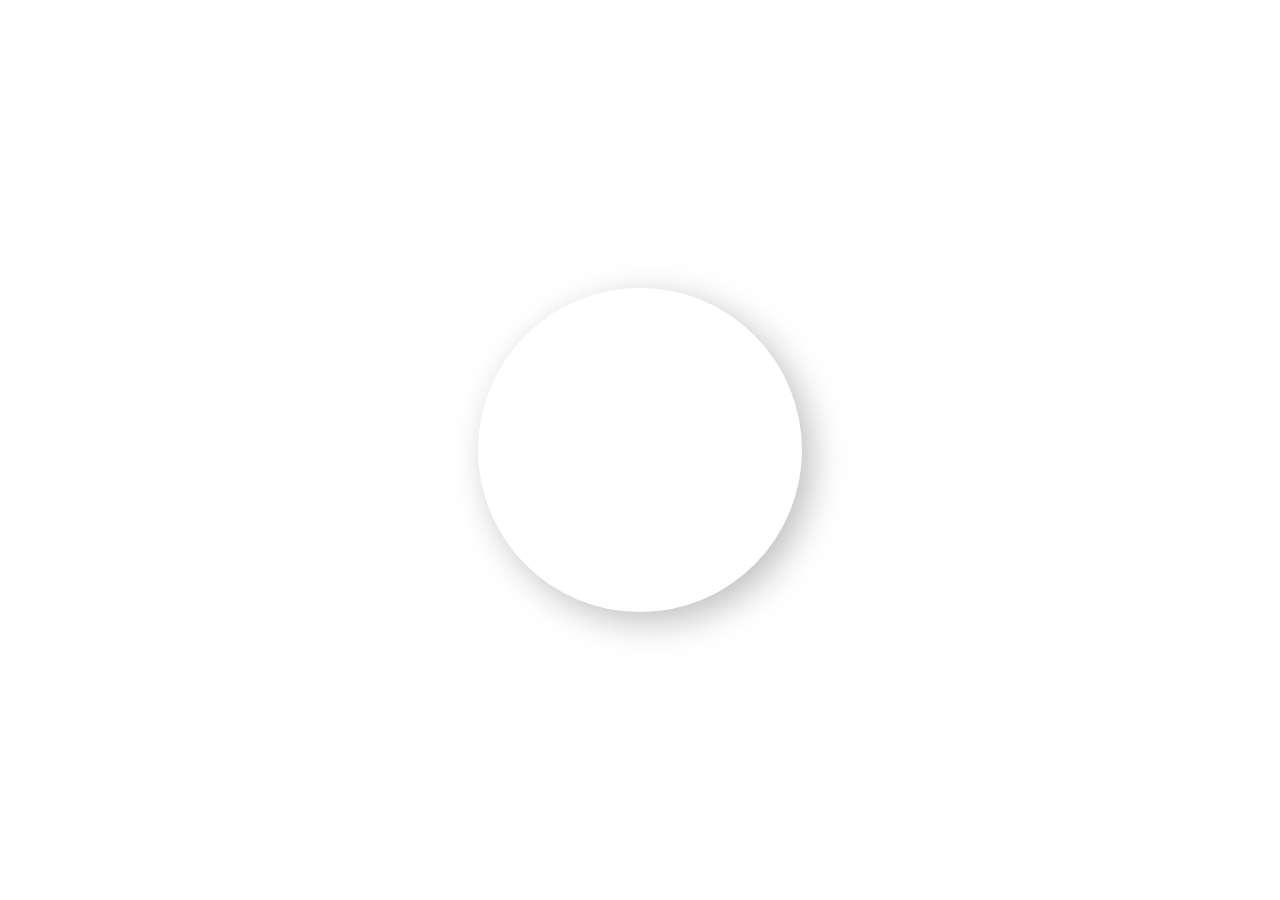
<file: clock.html>
<!DOCTYPE html>
<html lang="en">
<head>
    <link rel="stylesheet" type="text/css" href="clock.css">
    <meta charset="UTF-8">
    <meta name="viewport" content="width=device-width, initial-scale=1.0">
    <title>clock</title>
</head>
<body>
    
<div class="clock">
    <img src="clock template.svg" alt="clock_img">
    <div class="hour hand" id="hour" style="transform: rotate(313deg);"></div>
    <div class="minute hand" id="minute" style="transform: rotate(157.6deg);"></div>
    <div class="seconds hand" id="seconds" style="transform: rotate(96deg);"></div>
  </div>
  
</body>
</html>
</file>
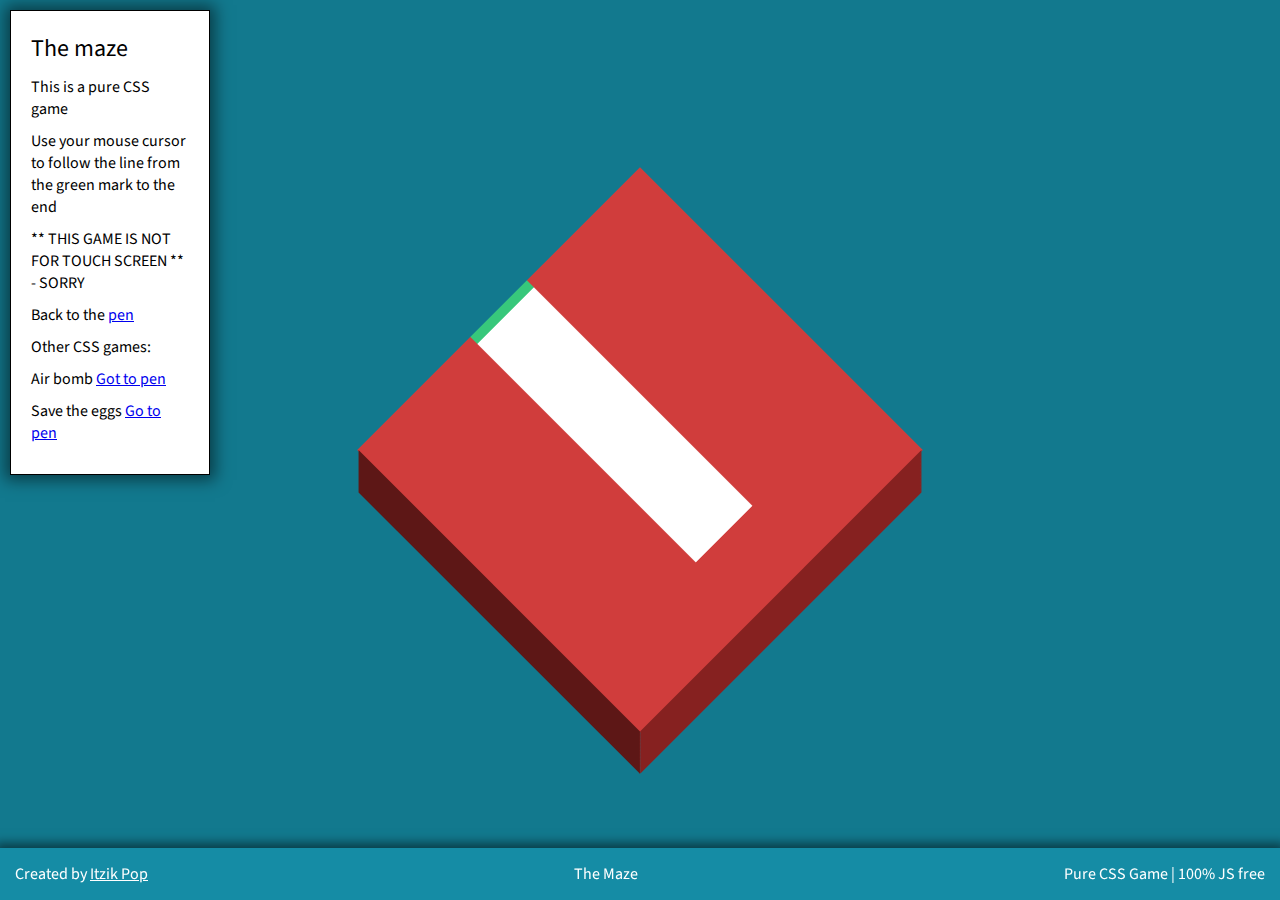
<file: maze.html>
<!DOCTYPE html>
<html lang="en">
<head>
    <link rel="stylesheet" type="text/css" href="maze.css">
    <meta charset="UTF-8">
    <meta name="viewport" content="width=device-width, initial-scale=1.0">
    <title>Maze</title>
</head>
<body>
    <section class="wrapper" oncontextmenu="return false">

        <section class="mobile">
          <span class="line title">The maze</span>
          <span class="line">I'm very sorry but this game is for non-touch screen only</span>
        </section>
      
        <section class="instruction">
          <span class="line title">The maze</span>
          <span class="line">This is a pure CSS game</span>
          <span class="line">Use your mouse cursor to follow the line from the green mark to the end</span>
          <span class="line upper">** This game is not for touch screen ** - Sorry</span>
          <span class="line">Back to the <a href="https://codepen.io/chaofix/pen/VrWZga">pen</a></span>
          <span class="line">Other CSS games:</span>
          <span class="line">Air bomb <a href="https://s.codepen.io/chaofix/debug/oegBEJ" target="_blank">Got to pen</a></span>
          <span class="line">Save the eggs <a href="https://codepen.io/chaofix/debug/ZJLmrr" target="_blank">Go to pen</a></span>
        </section>
      
        <section class="game">
          <input type="checkbox" class="step" id="maze--1"/>
          <section class="maze maze--1">
            
            <section class="path path--1"></section>
      
            <section class="path path--finish"></section>
      
            <section class="path path--end"></section>
      
            <section class="finish">
              <span class="line">Good job</span>
              <span class="line">Le'ts see you on the <label for="maze--1">next level</label></span>
            </section>
      
            <section class="gameover">
              <span class="line">To finish this game, the mouse cursor should stay on the path</span>
              <span class="line">You lose!</span>
            </section>
          </section>
      
          <input type="checkbox" class="step" id="maze--2"/>
          <section class="maze maze--2">
            
            <section class="path path--1"></section>
      
            <section class="path path--2"></section>
      
            <section class="path path--3"></section>
      
            <section class="path path--4"></section>
      
            <section class="path path--5"></section>
      
            <section class="path path--finish"></section>
      
            <section class="path path--end"></section>
      
            <section class="finish">
              <span class="line">Good job</span>
              <span class="line">Le'ts see you on the <label for="maze--2">next level</label></span>
            </section>
      
            <section class="gameover">
              <span class="line">To finish this game, the mouse cursor should stay on the path</span>
              <span class="line">You lose!</span>
            </section>
          </section>
      
          <input type="checkbox" class="step" id="maze--3"/>
          <section class="maze maze--3">
            
            <section class="path path--1"></section>
      
            <section class="path path--2"></section>
      
            <section class="path path--3"></section>
      
            <section class="path path--4"></section>
      
            <section class="path path--5"></section>
      
            <section class="path path--6"></section>
      
            <section class="path path--7"></section>
      
            <section class="path path--finish"></section>
      
            <section class="path path--end"></section>
      
            <section class="finish">
              <span class="line">Good job</span>
              <span class="line">Le'ts see you on the <label for="maze--3">next level</label></span>
            </section>
      
            <section class="gameover">
              <span class="line">To finish this game, the mouse cursor should stay on the path</span>
              <span class="line">You lose!</span>
            </section>
          </section>
      
          <input type="checkbox" class="step" id="maze--4"/>
          <section class="maze maze--4">
            
            <section class="path path--1"></section>
      
            <section class="path path--2"></section>
      
            <section class="path path--3"></section>
      
            <section class="path path--4"></section>
      
            <section class="path path--5"></section>
      
            <section class="path path--finish"></section>
      
            <section class="path path--end"></section>
      
            <section class="finish">
              <span class="line">Good job</span>
              <span class="line">Le'ts see you on the <label for="maze--4">next level</label></span>
            </section>
      
            <section class="gameover">
              <span class="line">To finish this game, the mouse cursor should stay on the path</span>
              <span class="line">You lose!</span>
            </section>
          </section>
      
          <input type="checkbox" class="step" id="maze--5"/>
          <section class="maze maze--5">
            
            <section class="path path--1"></section>
      
            <section class="path path--2"></section>
      
            <section class="path path--3"></section>
      
            <section class="path path--4"></section>
      
            <section class="path path--5"></section>
      
            <section class="path path--finish"></section>
      
            <section class="finish">
              <span class="line">Good job</span>
              <span class="line">You made it till the end</span>
              <span class="line">Now, tweet about it so your friends will try also <a href="https://twitter.com/intent/tweet?text=Done!%20I%20just%20finished%20this%20awesome%20pure%20CSS%20game,%20let's%20see%20you%20now&url=http%3A%2F%2Fbit.ly%2F2zU4LFV&via=chaofix" target="_blank" class="tweet">Tweet</a></span>
            </section>
      
            <section class="gameover">
              <span class="line">To finish this game, the mouse cursor should stay on the path</span>
              <span class="line">You lose!</span>
            </section>
          </section>
        </section>
      
        <footer>
          <span class="author">Created by <a href="https://www.linkedin.com/in/itzikpop/">Itzik Pop</a></span>
      
          <span class="center">The Maze</span>
      
          <span class="opposite">Pure CSS Game | 100% JS free</span>
        </footer>
      </section>
</body>
</html>
</file>
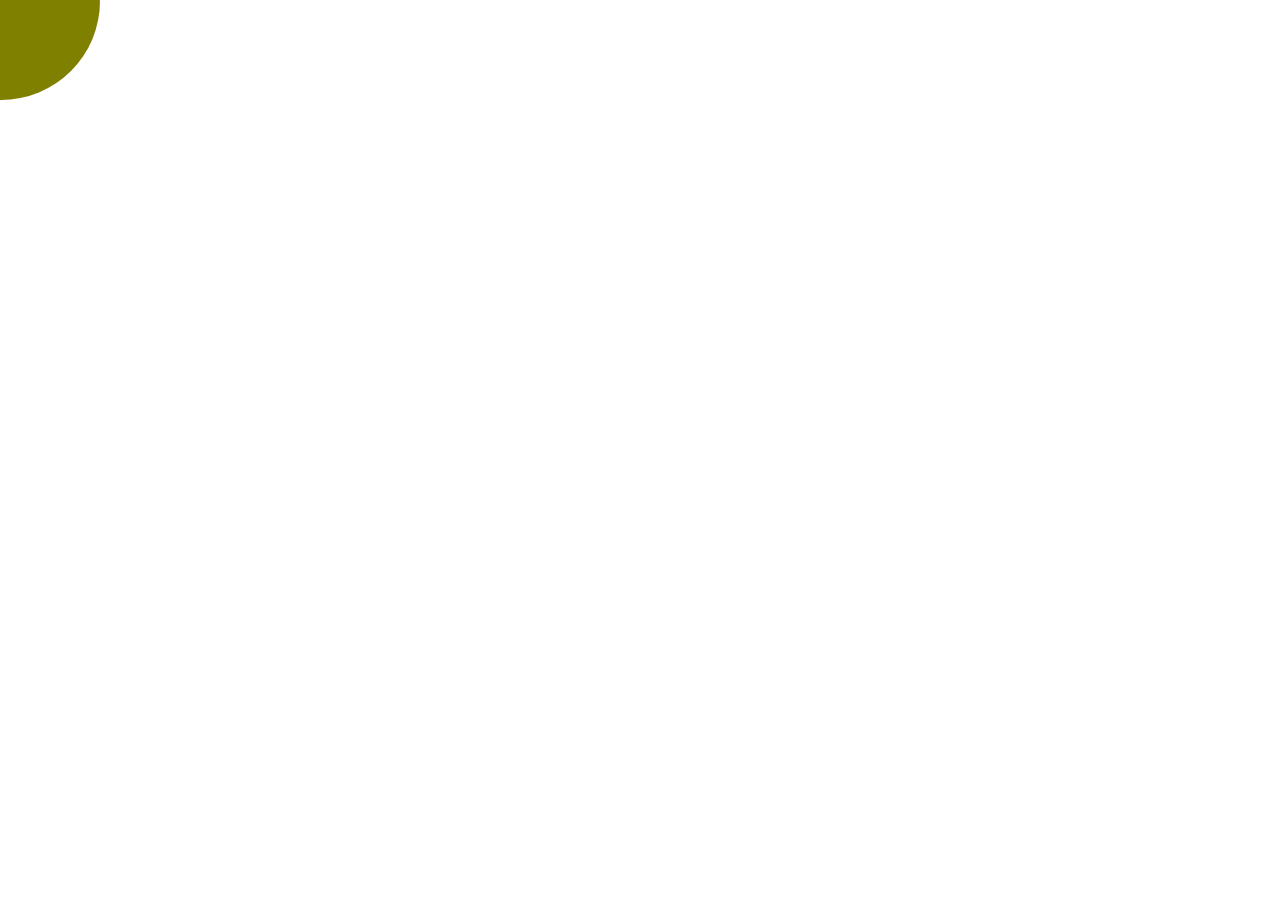
<file: run.html>
<!DOCTYPE html>
<html lang="en">
<head>
    <link rel="stylesheet" href="https://stackpath.bootstrapcdn.com/font-awesome/4.7.0/css/font-awesome.min.css">
    <link rel="stylesheet" type="text/css" href="run.css">
<link rel="stylesheet" type="text/css" href="bootstrap.css">  

<link rel="stylesheet" type="text/css" href="canvas.css"/>
    <meta charset="UTF-8">
    <meta name="viewport" content="width=device-width, initial-scale=1.0">
    <title>Run</title>
</head>
<body>

<!--Paint Application Copyright 2020 AirTrams with the affilied groups: Club, Tube and Find - START-->

    <!-- Modal8 - Paint Modal -->
      <div class="modal fade modal-center" id="paint-modal" role="modal" aria-labelledby="paint-modal-label" aria-hidden="true">
        <div class="modal-dialog modal-lg">
          <div class="modal-content">
            <div class="modal-header">
              <button type="button" class="close" data-dismiss="modal" aria-hidden="true">
                  <span class="fa fa-remove"></span>
              </button>
              <div id="color-panel">
                <div class="btn-group">
                    
                    <button class="btn" type="button" data-color="red" title="Red" style="background-color:red">
                    </button>
                    <button class="btn" type="button" data-color="lime" title="Green" style="background-color:lime">	
                    </button>          
                    <button class="btn" type="button" data-color="blue" title="Blue" style="background-color:blue">	
                    </button>          
                    <button class="btn" type="button" title="Yellow"  data-color="yellow" style="background-color:yellow">	
                    </button>          
                    <button class="btn" type="button"  data-color="magenta" title="Magenta" style="background-color:magenta">	
                    </button>          
                    <button class="btn" type="button"  data-color="cyan" title="Cyan" style="background-color:cyan">	
                    </button>          
                    <button class="btn" type="button" title="Orange"  data-color="orange" style="background-color:orange">	
                    </button>          
                    <button class="btn" type="button"  data-color="purple" title="Purple" style="background-color:purple">	
                    </button>          
                             
                    <button class="btn" type="button" title="Brown" data-color="brown"  style="background-color:brown">	
                    </button>          
                    <button class="btn" type="button" title="Black"  data-color="black" style="background-color:black">	
                    </button>     
                    <button class="btn" type="button" title="Gray"  data-color="gray" style="background-color:gray">	
                    </button>     
                    <button class="btn" type="button" title="lavender"  data-color="lavender" style="background-color:lavender">	
                    <button class="btn" type="button" data-color="white" title="White" style="background-color:white">
                    </button>
                      
                  </div>
    
              </div>	
    
              <div id="paint-undo-redo">
                  <div class="btn-group">
                      <button id="undo-tool" class="btn" type="button" title="Undo">	
                          <div class="fa fa-undo"></div>
                    </button>          
                    <button id="redo-tool" class="btn" type="button" title="Redo">	
                          <div class="fa fa-repeat"></div>
                    </button>          
                  </div>
              </div>
    
              <button id="paint-clear" type="button" class="btn btn-default">Clear</button>
            </div>
    
            <div class="modal-body">
              <div id="paint">
                  
                  <div id="sketch">
                      <canvas id="canvas"></canvas>
                  </div>
    
                  <div id="paint-panel">
    
                    <div class="btn-group">
                        <button class="btn" type="button" data-divbtn="pencil" title="Pencil">
                              <div class="fa fa-pencil"></div>
                        </button>
    
                        <button class="btn" type="button" data-divbtn="line" title="Line">
                              <b class="">&nbsp;|</b>
                        </button>
    
                        <button class="btn" type="button" data-divbtn="eraser" title="Eraser">
                              <div class="fa fa-eraser"></i>
                        </button>
    
                        <button class="btn" type="button" data-divbtn="square" title="Square">
                              <div class="fa fa-square-o"></div>
                        </button>
    
                        <button class="btn" type="button" data-divbtn="fill" title="Fill">
                              <div class="fa fa-tint"></div>
                        </button>
    
                        <button class="btn" type="button" data-divbtn="circle" title="Circle">
                              &nbsp;<div class="fa fa-circle-o"></div>
                        </button>
    
                        <button class="btn" type="button" data-divbtn="text" title="Text">
                              <div class="fa fa-font"></div>
                        </button>
    
                        <button class="btn" type="button" data-divbtn="ellipse" title="Ellipse">
                              <div class="fa fa-opera"></div>
                        </button>
    
                        
                        
                    </div>
    
                    <form id="choose-size">
                        <div class="title">pick size</div>
                        <div class="radio-group">
                            <input type="radio" name="size" value="1">1</div>
                        <div class="radio-group">
                            <input type="radio" name="size" value="2" checked="checked">2</div>
                        <div class="radio-group"><input type="radio" name="size" value="3">3</div>
                        <div class="radio-group"><input type="radio" name="size" value="4">4</div>
                    </form>
    
                </div>		
    
                  </div>	
              </div> 
    
            </div>
    
            <div class="modal-footer">
                
                <button type="button" id="paint-submit" class="btn btn-success" data-dismiss="modal">
                    OK
                </button>
    
            </div>  
            
          </div>
        </div>   
      </div>  
    
    <script src="jquery.js" type="text/javascript"></script>
    <script src="bootstrap.js" type="text/javascript"></script>
    <script src="canvas.js" type="text/javascript"></script>


<!--Paint Application Copyright 2020 AirTrams with the affilied groups: Club, Tube and Find - END-->






    <div class="startButton" id="startButton" onclick="startMenu()">
        
    </div>
<div class="startMenu" id="startMenu">
<div class="importantMenu">
</div>
<div class="contentNormalMenu">
    <h5>Computerul meu</h5>
    <br>
    <h5>Enciclopedie</h5>
    <br>
    
<button type="button" id="launch-paint" class="btn btn-primary" data-toggle="modal" data-target="#paint-modal">Shew</button>
<button onclick="takeScreenshot()">Take screenshot</button>
</div>
</div>
</body>
<script src="run.js"></script>
</html>
</file>
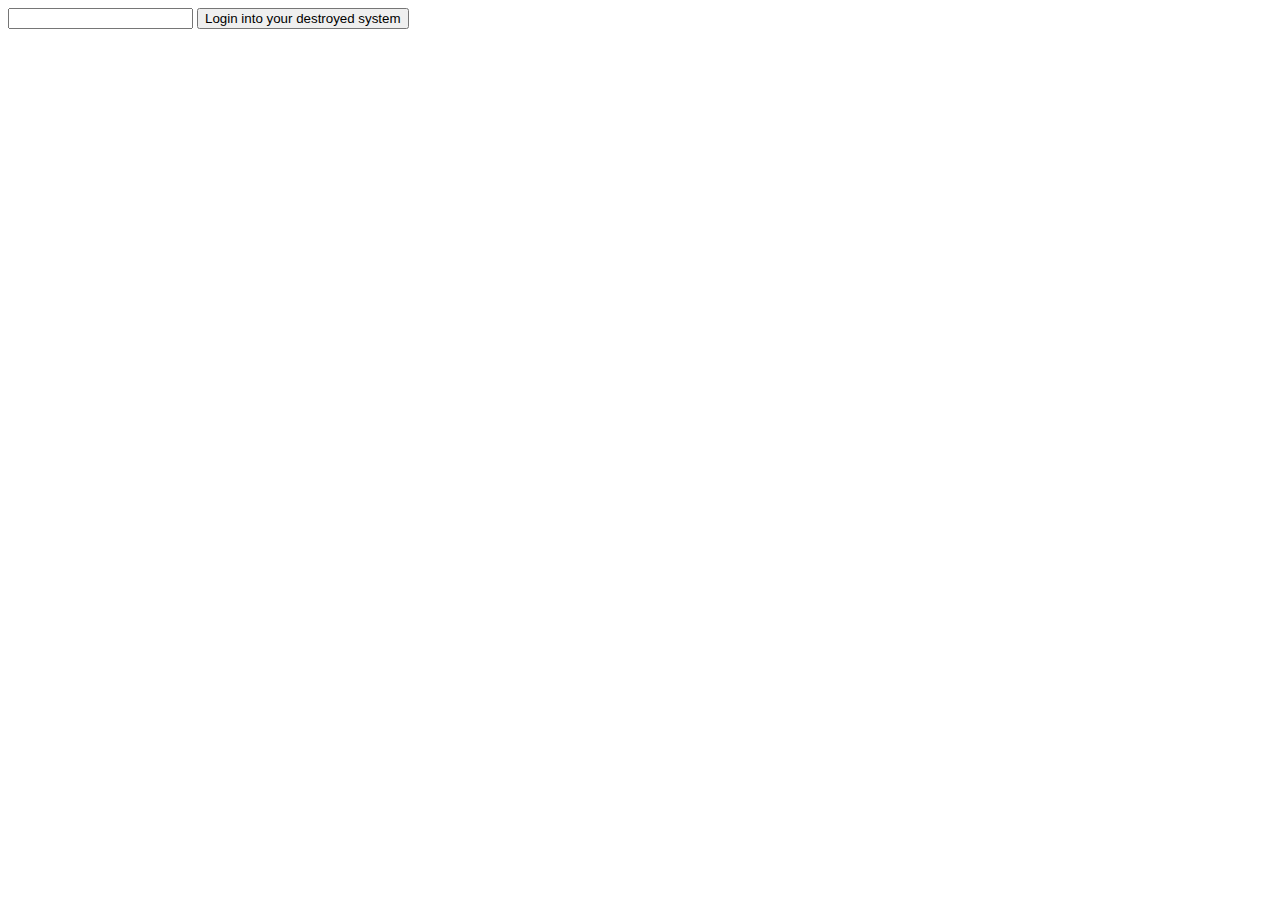
<file: runSystem.html>
<!DOCTYPE html>
<html lang="en">
<head>
    <meta charset="UTF-8">
    <meta name="viewport" content="width=device-width, initial-scale=1.0">
    <title>Run</title>
</head>
<body>
    <input type="text" id="input">
    <button id="button" onclick="function1()">Login into your destroyed system</button>
</body>
<script>
    function function1() {
        var input = document.getElementById("input").value;  
        if( input === "JavaScript"){
            alert("Very nice, keep it going with JavaScript!!!");
        } else{
            alert("Sorry, i dont know what you say...:("); 
        }
    }

</script>
</html>
</file>
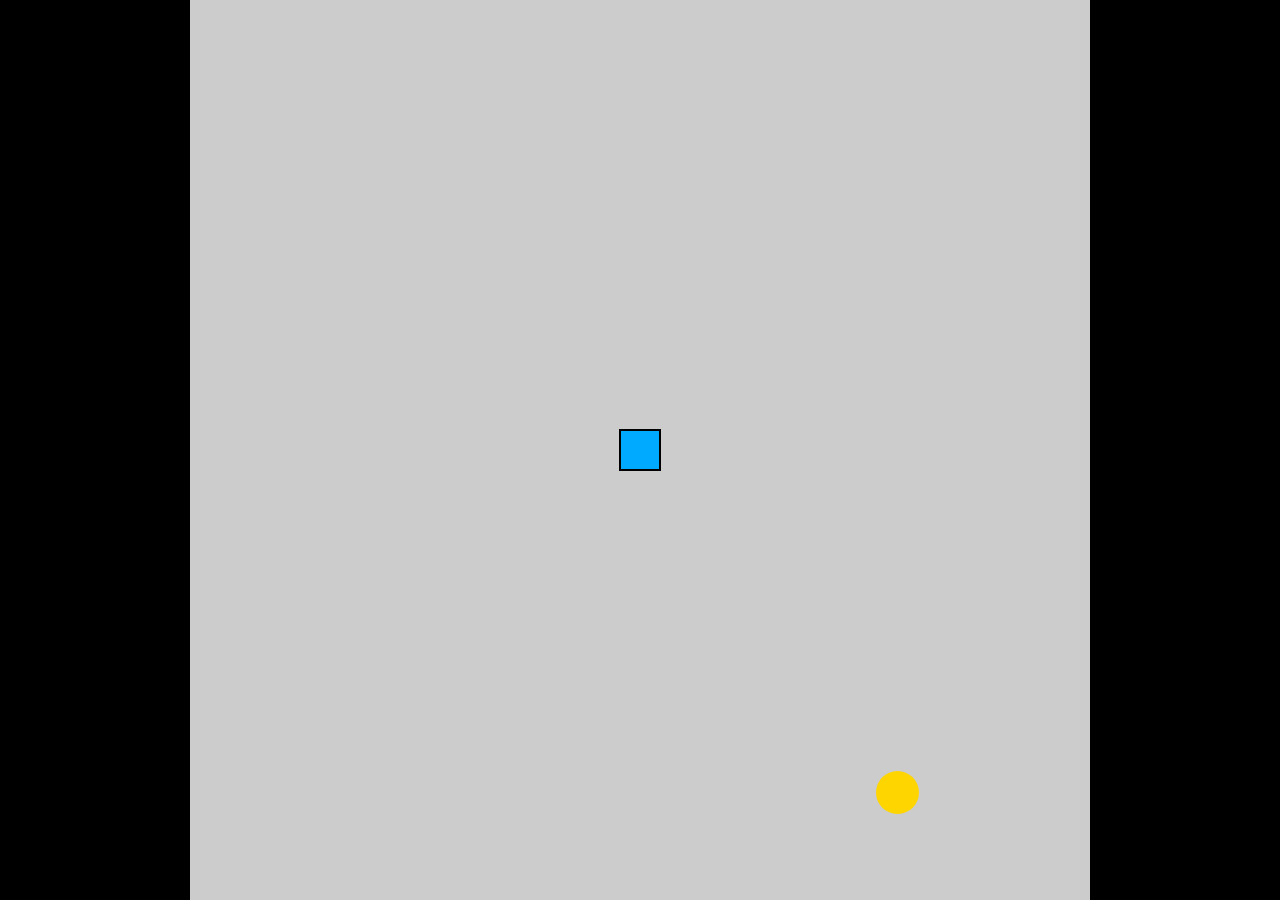
<file: snake.html>
<!DOCTYPE html>
<html lang="en">
<head>
  <meta charset="UTF-8">
  <meta name="viewport" content="width=device-width, initial-scale=1.0">
  <meta http-equiv="X-UA-Compatible" content="ie=edge">
  <title>Snake</title>
  <style>
    body {
      height: 100vh;
      width: 100vw;
      display: flex;
      justify-content: center;
      align-items: center;
      margin: 0;
      background-color: black;
    }

    #game-board {
      background-color: #CCC;
      width: 100vmin;
      height: 100vmin;
      display: grid;
      grid-template-rows: repeat(21, 1fr);
      grid-template-columns: repeat(21, 1fr);
    }

    .snake {
      background-color: hsl(200, 100%, 50%);
      border: .25vmin solid black;
    }

    .food {
      background-color: hsl(50, 100%, 50%);
      border-radius: 50%;
    }
  </style>
  <script src="game.js" defer type="module"></script>
</head>
<body>
  <div id="game-board"></div>
</body>
</html>
</file>
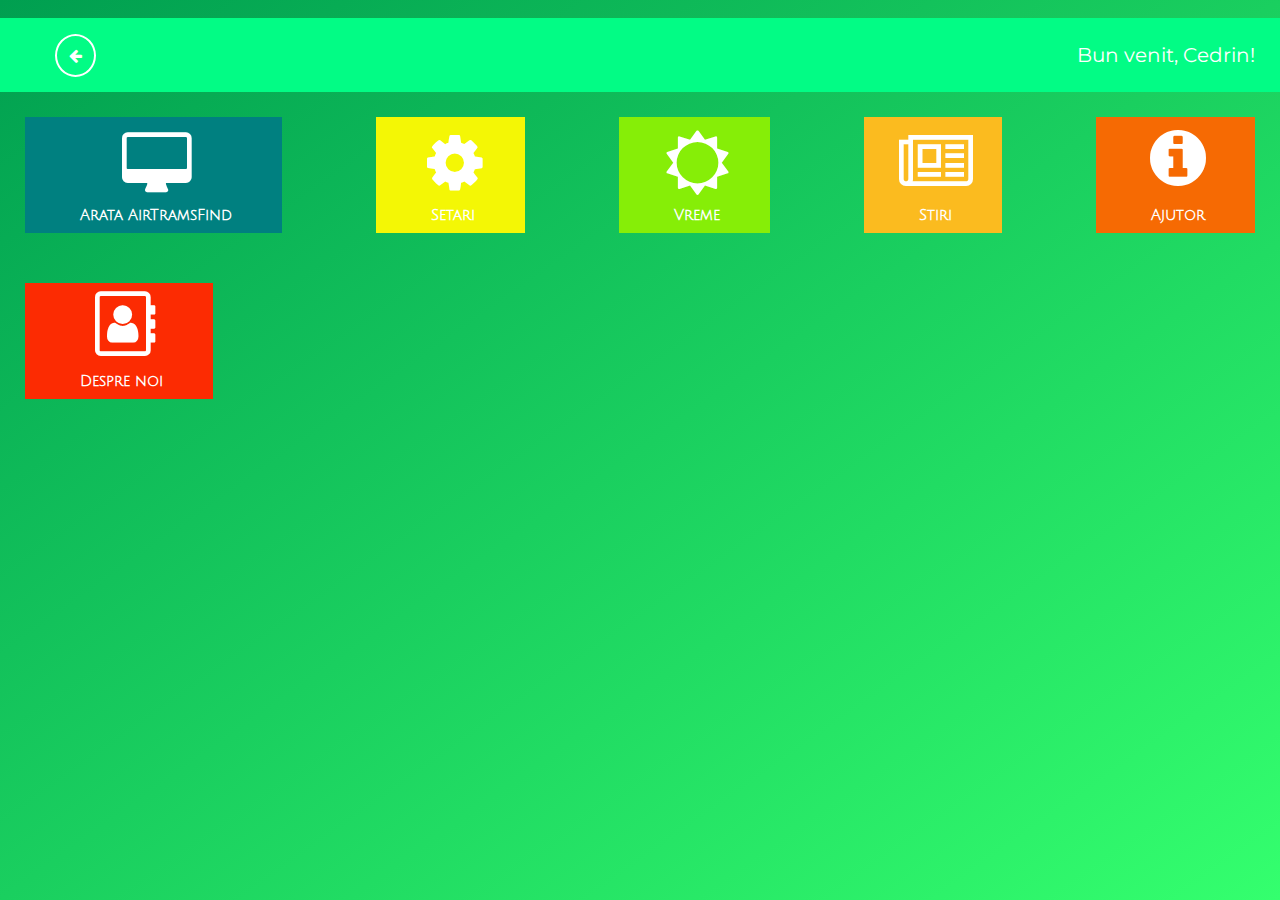
<file: start.html>
<!DOCTYPE html>
<html lang="ro">
<head>
    <link rel="stylesheet" href="https://stackpath.bootstrapcdn.com/font-awesome/4.7.0/css/font-awesome.min.css">
    <link rel="stylesheet" type="text/css" href="start.css">
    <meta charset="UTF-8">
    <meta name="viewport" content="width=device-width, initial-scale=1.0">
    <title>Start</title>
</head>
<body onload="checkFirstVisit()">

    <div id="Helpdiv">

        <div id="mydiv">
            
          <div id="mydivheader"><i class="fa fa-window-minimize" aria-hidden="true"></i> <i class="fa fa-window-restore" aria-hidden="true"></i> <i class="fa fa-times" aria-hidden="true"  onclick="closeWindow()" id="closeIcon"></i></div>
           <h1>Ajutor</h1>
           <h2>Cum sa folosesti platforma de educatie si stiinte in domeniul aviatiei, geografiei, biologiei, chiar si al matematicii, 
               <strong>A</strong>ir<strong>T</strong>rams<strong>F</strong>ind</h2>
        </div>
        
        </div>


    <div class="startContainer">
        <div class="exitButton">
            
            <i class="fa fa-arrow-left" aria-hidden="true"></i> <h2 class="exitIcon">Bun venit, Cedrin!</h2>
        </div>
        <div class="elements">
            <div class="element1">
            <h4> <i class="fa fa-desktop" aria-hidden="true"></i> 
            Arata AirTramsFind
            </h4>   
                 </div>
            <div class="element2">
              <h4>
                
                <i class="fa fa-cog" aria-hidden="true"></i>
                
                Setari</h4>  
            </div>
            <div class="element3">
                <h4>
                    
                    
                    <i class="fa fa-sun-o" aria-hidden="true"></i> 
                    
                    
                    
                    Vreme</h4>
            </div>
            <div class="element4">
                <h4>
                    
                    <i class="fa fa-newspaper-o" aria-hidden="true"></i>
                    
                    
                    
                    Stiri




                </h4>
            </div>
            <div class="element5">
                <h4 onclick="
                document.getElementById('Helpdiv').style.display = 'block';
                ">
                    
                    <i class="fa fa-info-circle" aria-hidden="true"></i>
                    
                    Ajutor</h4>
            </div>
            <div class="element6">
                <h4>
                    <i class="fa fa-address-book-o" aria-hidden="true"></i>
                    
                    Despre noi</h4>
            </div>
        </div>
    </div>

    <script src="start.js"></script>
</body>
</html>
</file>
<file: clock.css>
.clock{
    height: 320px;
    width: 320px;
    background-color: rgba(255,255,255,0.06);
    position: absolute;
    margin: auto;
    top: 0;
    bottom: 0;
    right: 0;
    left: 0;
    backdrop-filter: blur(20px);
    border-radius: 50%;
    border: 2px solid rgba(255,255,255,0.1);
    box-shadow: 10px 10px 35px rgba(0,0,0,0.25);
  }
  img{
    opacity: 0.6;
  }
  .hand{
    position: absolute;
    background-color: rgba(255,255,255,0.2);
    backdrop-filter: blur(20px);
    margin: auto;
    left: 0;
    right: 0;
    border-radius: 5px;
    transform-origin: bottom;
  }
  .hour{
    height: 60px;
    width: 10px;
    top: 100px;
  }
  .minute{
    height: 80px;
    width: 5px;
    top: 80px;
  }
  .seconds{
    height: 90px;
    width: 3px;
    top: 70px;
  }
</file>
<file: maze.css>
@import url("https://fonts.googleapis.com/css?family=Source+Sans+Pro");
* {
  background-repeat: no-repeat;
  -webkit-box-sizing: border-box;
          box-sizing: border-box;
  outline: 0;
  -webkit-user-select: none;
     -moz-user-select: none;
      -ms-user-select: none;
          user-select: none;
}

*:before, *:after {
  background-repeat: no-repeat;
  -webkit-box-sizing: border-box;
          box-sizing: border-box;
  outline: 0;
}

html, body, .wrapper {
  -webkit-box-align: center;
      -ms-flex-align: center;
          align-items: center;
  background-color: #12798e;
  display: -ms-grid;
  display: grid;
  font-family: 'Source Sans Pro', sans-serif;
  height: 100vh;
  -webkit-box-pack: center;
      -ms-flex-pack: center;
          justify-content: center;
  margin: 0;
  overflow: hidden;
  padding: 0;
  width: 100vw;
}

.wrapper:hover .gameover {
  display: none;
}

@media (max-width: 767px) {
  .mobile {
    display: -ms-grid;
    display: grid;
    background-color: #fff;
    border: solid 1px black;
    -webkit-box-shadow: 0 0 15px 5px rgba(0, 0, 0, 0.5);
            box-shadow: 0 0 15px 5px rgba(0, 0, 0, 0.5);
    -webkit-box-orient: vertical;
    -webkit-box-direction: normal;
        -ms-flex-direction: column;
            flex-direction: column;
    left: 50%;
    max-width: 200px;
    padding: 20px;
    position: absolute;
    top: 50%;
    -webkit-transform: translate(-50%, -50%);
            transform: translate(-50%, -50%);
  }
  .instruction,
  .game {
    display: none;
  }
}

@media (min-width: 768px) {
  .mobile {
    display: none;
  }
  .instruction {
    display: -webkit-box;
    display: -ms-flexbox;
    display: flex;
  }
  .game {
    height: 400px;
    width: 400px;
    display: -ms-grid;
    display: grid;
    left: 50%;
    position: absolute;
    top: 50%;
    -webkit-transform: translate3d(-50%, -50%, 0);
            transform: translate3d(-50%, -50%, 0);
  }
  .gameover {
    -webkit-box-align: center;
        -ms-flex-align: center;
            align-items: center;
    -ms-flex-line-pack: center;
        align-content: center;
    background-color: rgba(0, 0, 0, 0.7);
    color: white;
    display: none;
    font-size: 24px;
    -ms-flex-wrap: wrap;
        flex-wrap: wrap;
    height: 100%;
    -webkit-box-pack: center;
        -ms-flex-pack: center;
            justify-content: center;
    position: absolute;
    text-align: center;
    text-shadow: 1px 1px 2px black;
    width: 100%;
    -webkit-user-select: none;
       -moz-user-select: none;
        -ms-user-select: none;
            user-select: none;
  }
  .gameover:hover {
    display: -webkit-box;
    display: -ms-flexbox;
    display: flex;
  }
  .gameover .line {
    -webkit-transform: perspective(100rem) rotateZ(45deg);
            transform: perspective(100rem) rotateZ(45deg);
  }
  .finish {
    -webkit-box-align: center;
        -ms-flex-align: center;
            align-items: center;
    -ms-flex-line-pack: center;
        align-content: center;
    background-color: black;
    bottom: -120px;
    color: white;
    cursor: default;
    display: -webkit-box;
    display: -ms-flexbox;
    display: flex;
    opacity: 0;
    font-size: 16px;
    -ms-flex-wrap: wrap;
        flex-wrap: wrap;
    height: 120px;
    -webkit-box-pack: center;
        -ms-flex-pack: center;
            justify-content: center;
    position: absolute;
    pointer-events: none;
    text-align: center;
    width: 100%;
    z-index: 10;
  }
  .finish:hover {
    display: -webkit-box;
    display: -ms-flexbox;
    display: flex;
    opacity: 1;
    pointer-events: all;
  }
  .finish:hover + .gameover {
    display: none !important;
  }
  .maze {
    height: 400px;
    width: 400px;
    background-color: #d03d3c;
    border: solid 1px #d03d3c;
    display: -ms-grid;
    display: grid;
    left: 50%;
    opacity: 0;
    pointer-events: all;
    position: absolute;
    top: 50%;
    -webkit-transform: perspective(100rem) translate3d(-50%, -50%, 0) rotateZ(-45deg);
            transform: perspective(100rem) translate3d(-50%, -50%, 0) rotateZ(-45deg);
    -webkit-transition: opacity 0.3s;
    transition: opacity 0.3s;
    -webkit-user-select: none;
       -moz-user-select: none;
        -ms-user-select: none;
            user-select: none;
  }
  .maze:before, .maze:after {
    content: '';
    display: block;
    position: absolute;
    pointer-events: none;
  }
  .maze:before {
    height: 100%;
    width: 30px;
    background-color: #5d1716;
    -webkit-transform: skewy(-45deg);
            transform: skewy(-45deg);
    -webkit-transform-origin: 100% 100%;
            transform-origin: 100% 100%;
    top: 0;
    left: -30px;
  }
  .maze:after {
    height: 30px;
    width: 100%;
    background-color: #862120;
    -webkit-transform: skewX(-45deg);
            transform: skewX(-45deg);
    -webkit-transform-origin: 0% 0%;
            transform-origin: 0% 0%;
    top: 100%;
  }
  .maze--1 {
    opacity: 1;
    -ms-grid-columns: (1fr)[5];
        grid-template-columns: repeat(5, 1fr);
    -ms-grid-rows: (1fr)[5];
        grid-template-rows: repeat(5, 1fr);
    -webkit-transition: opacity 0.3s;
    transition: opacity 0.3s;
    z-index: 5;
  }
  .maze--1 .path--1 {
    -ms-grid-column: 3;
        grid-column-start: 3;
    grid-column-end: 4;
    -ms-grid-row: 1;
        grid-row-start: 1;
    grid-row-end: 4;
  }
  .maze--1 .path--1:before {
    height: 10px;
    left: 0;
    top: -1px;
    width: 100%;
  }
  .maze--1 .path--finish {
    -ms-grid-column: 3;
        grid-column-start: 3;
    grid-column-end: 4;
    -ms-grid-row: 4;
        grid-row-start: 4;
    grid-row-end: 5;
  }
  .maze--1 .path--end {
    -ms-grid-column: 3;
        grid-column-start: 3;
    grid-column-end: 4;
    -ms-grid-row: 5;
        grid-row-start: 5;
    grid-row-end: 6;
  }
  .maze--2 {
    -ms-grid-columns: (1fr)[10];
        grid-template-columns: repeat(10, 1fr);
    -ms-grid-rows: (1fr)[10];
        grid-template-rows: repeat(10, 1fr);
  }
  .maze--2 .path--1 {
    -ms-grid-column: 1;
        grid-column-start: 1;
    grid-column-end: 10;
    -ms-grid-row: 2;
        grid-row-start: 2;
    grid-row-end: 3;
  }
  .maze--2 .path--1:before {
    height: 100%;
    top: 0;
    left: -1px;
    width: 10px;
  }
  .maze--2 .path--2 {
    -ms-grid-column: 9;
        grid-column-start: 9;
    grid-column-end: 10;
    -ms-grid-row: 3;
        grid-row-start: 3;
    grid-row-end: 5;
  }
  .maze--2 .path--3 {
    -ms-grid-column: 2;
        grid-column-start: 2;
    grid-column-end: 10;
    -ms-grid-row: 5;
        grid-row-start: 5;
    grid-row-end: 6;
  }
  .maze--2 .path--4 {
    -ms-grid-column: 2;
        grid-column-start: 2;
    grid-column-end: 3;
    -ms-grid-row: 6;
        grid-row-start: 6;
    grid-row-end: 10;
  }
  .maze--2 .path--5 {
    -ms-grid-column: 2;
        grid-column-start: 2;
    grid-column-end: 9;
    -ms-grid-row: 9;
        grid-row-start: 9;
    grid-row-end: 10;
  }
  .maze--2 .path--finish {
    -ms-grid-column: 9;
        grid-column-start: 9;
    grid-column-end: 10;
    -ms-grid-row: 9;
        grid-row-start: 9;
    grid-row-end: 10;
  }
  .maze--2 .path--end {
    -ms-grid-column: 9;
        grid-column-start: 9;
    grid-column-end: 10;
    -ms-grid-row: 10;
        grid-row-start: 10;
    grid-row-end: 11;
  }
  .maze--3 {
    -ms-grid-columns: (1fr)[20];
        grid-template-columns: repeat(20, 1fr);
    -ms-grid-rows: (1fr)[20];
        grid-template-rows: repeat(20, 1fr);
  }
  .maze--3 .path--1 {
    -ms-grid-column: 1;
        grid-column-start: 1;
    grid-column-end: 19;
    -ms-grid-row: 2;
        grid-row-start: 2;
    grid-row-end: 2;
  }
  .maze--3 .path--1:before {
    height: 100%;
    top: 0;
    left: -1px;
    width: 10px;
  }
  .maze--3 .path--2 {
    -ms-grid-column: 19;
        grid-column-start: 19;
    grid-column-end: 19;
    -ms-grid-row: 2;
        grid-row-start: 2;
    grid-row-end: 11;
  }
  .maze--3 .path--3 {
    -ms-grid-column: 2;
        grid-column-start: 2;
    grid-column-end: 19;
    -ms-grid-row: 10;
        grid-row-start: 10;
    grid-row-end: 11;
  }
  .maze--3 .path--4 {
    -ms-grid-column: 2;
        grid-column-start: 2;
    grid-column-end: 3;
    -ms-grid-row: 11;
        grid-row-start: 11;
    grid-row-end: 13;
  }
  .maze--3 .path--5 {
    -ms-grid-column: 3;
        grid-column-start: 3;
    grid-column-end: 20;
    -ms-grid-row: 12;
        grid-row-start: 12;
    grid-row-end: 13;
  }
  .maze--3 .path--6 {
    -ms-grid-column: 19;
        grid-column-start: 19;
    grid-column-end: 20;
    -ms-grid-row: 12;
        grid-row-start: 12;
    grid-row-end: 20;
  }
  .maze--3 .path--7 {
    -ms-grid-column: 3;
        grid-column-start: 3;
    grid-column-end: 20;
    -ms-grid-row: 19;
        grid-row-start: 19;
    grid-row-end: 20;
  }
  .maze--3 .path--finish {
    -ms-grid-column: 2;
        grid-column-start: 2;
    grid-column-end: 3;
    -ms-grid-row: 19;
        grid-row-start: 19;
    grid-row-end: 20;
  }
  .maze--3 .path--end {
    -ms-grid-column: 2;
        grid-column-start: 2;
    grid-column-end: 3;
    -ms-grid-row: 20;
        grid-row-start: 20;
    grid-row-end: 21;
  }
  .maze--4 {
    -ms-grid-columns: (1fr)[25];
        grid-template-columns: repeat(25, 1fr);
    -ms-grid-rows: (1fr)[25];
        grid-template-rows: repeat(25, 1fr);
  }
  .maze--4 .path--1 {
    -ms-grid-column: 4;
        grid-column-start: 4;
    grid-column-end: 5;
    -ms-grid-row: 1;
        grid-row-start: 1;
    grid-row-end: 16;
  }
  .maze--4 .path--1:before {
    height: 10px;
    top: -1px;
    left: 0;
    width: 100%;
  }
  .maze--4 .path--2 {
    -ms-grid-column: 4;
        grid-column-start: 4;
    grid-column-end: 15;
    -ms-grid-row: 16;
        grid-row-start: 16;
    grid-row-end: 17;
  }
  .maze--4 .path--3 {
    -ms-grid-column: 14;
        grid-column-start: 14;
    grid-column-end: 15;
    -ms-grid-row: 2;
        grid-row-start: 2;
    grid-row-end: 16;
  }
  .maze--4 .path--4 {
    -ms-grid-column: 15;
        grid-column-start: 15;
    grid-column-end: 17;
    -ms-grid-row: 2;
        grid-row-start: 2;
    grid-row-end: 3;
  }
  .maze--4 .path--5 {
    -ms-grid-column: 16;
        grid-column-start: 16;
    grid-column-end: 17;
    -ms-grid-row: 3;
        grid-row-start: 3;
    grid-row-end: 24;
  }
  .maze--4 .path--finish {
    -ms-grid-column: 16;
        grid-column-start: 16;
    grid-column-end: 17;
    -ms-grid-row: 24;
        grid-row-start: 24;
    grid-row-end: 25;
  }
  .maze--4 .path--end {
    -ms-grid-column: 16;
        grid-column-start: 16;
    grid-column-end: 17;
    -ms-grid-row: 25;
        grid-row-start: 25;
    grid-row-end: 26;
  }
  .maze--5 {
    -ms-grid-columns: (1fr)[40];
        grid-template-columns: repeat(40, 1fr);
    -ms-grid-rows: (1fr)[40];
        grid-template-rows: repeat(40, 1fr);
  }
  .maze--5 .path--1 {
    -ms-grid-column: 2;
        grid-column-start: 2;
    grid-column-end: 41;
    -ms-grid-row: 2;
        grid-row-start: 2;
    grid-row-end: 3;
  }
  .maze--5 .path--1:before {
    height: 100%;
    top: 0;
    right: -1px;
    width: 10px;
  }
  .maze--5 .path--2 {
    -ms-grid-column: 2;
        grid-column-start: 2;
    grid-column-end: 3;
    -ms-grid-row: 3;
        grid-row-start: 3;
    grid-row-end: 20;
  }
  .maze--5 .path--3 {
    -ms-grid-column: 2;
        grid-column-start: 2;
    grid-column-end: 40;
    -ms-grid-row: 20;
        grid-row-start: 20;
    grid-row-end: 21;
  }
  .maze--5 .path--4 {
    -ms-grid-column: 39;
        grid-column-start: 39;
    grid-column-end: 40;
    -ms-grid-row: 21;
        grid-row-start: 21;
    grid-row-end: 40;
  }
  .maze--5 .path--5 {
    -ms-grid-column: 3;
        grid-column-start: 3;
    grid-column-end: 39;
    -ms-grid-row: 39;
        grid-row-start: 39;
    grid-row-end: 40;
  }
  .maze--5 .path--finish {
    -ms-grid-column: 2;
        grid-column-start: 2;
    grid-column-end: 3;
    -ms-grid-row: 39;
        grid-row-start: 39;
    grid-row-end: 40;
  }
  .maze--5 .path--finish:hover + .finish {
    opacity: 1;
    pointer-events: all;
  }
  .maze--5 .finish {
    bottom: 0;
    height: 100%;
    font-size: 24px;
    top: 0;
  }
  .maze--5 .finish .line {
    display: -webkit-box;
    display: -ms-flexbox;
    display: flex;
    -ms-flex-wrap: wrap;
        flex-wrap: wrap;
    -webkit-box-pack: center;
        -ms-flex-pack: center;
            justify-content: center;
  }
  .maze--5 .finish:hover {
    opacity: 1;
    pointer-events: all;
  }
  .maze:hover {
    cursor: not-allowed;
  }
  .maze:hover .gameover {
    display: -webkit-box;
    display: -ms-flexbox;
    display: flex;
  }
  .maze .path {
    background-color: #fff;
    cursor: default;
    position: relative;
  }
  .maze .path:first-child:before {
    background-color: #37c87b;
    content: '';
    display: block;
    position: absolute;
  }
  .maze .path:hover ~ .gameover {
    display: none;
  }
  .maze .path--finish:hover ~ .path--end {
    height: 100%;
    opacity: 1;
    -webkit-transition: all 0.3s;
    transition: all 0.3s;
  }
  .maze .path--end {
    height: 0;
    width: 100%;
    opacity: 0;
    -webkit-transition: opacity 0.3s, height 0.3s;
    transition: opacity 0.3s, height 0.3s;
  }
  .maze .path--end:hover {
    height: 100%;
    opacity: 1;
    -webkit-transition: all 0.3s;
    transition: all 0.3s;
  }
  .maze .path--end:hover ~ .finish {
    display: -webkit-box;
    display: -ms-flexbox;
    display: flex;
    opacity: 1;
    pointer-events: all;
  }
  .step {
    height: 0;
    width: 0;
    left: 0;
    position: absolute;
    top: 0;
    visibility: hidden;
  }
  .step:checked + .maze {
    opacity: 0 !important;
    pointer-events: none !important;
    -webkit-transition: opacity 0.3s;
    transition: opacity 0.3s;
  }
  .step:checked + .maze + .step + .maze {
    opacity: 1;
    pointer-events: all;
    -webkit-transition: opacity 0.3s 0.3s;
    transition: opacity 0.3s 0.3s;
    z-index: 5;
  }
  .line {
    padding: 0 30px;
    width: 100%;
  }
  .line label {
    cursor: pointer;
    font-weight: bold;
    text-decoration: underline;
  }
  .upper {
    text-transform: uppercase;
  }
}

.instruction {
  background-color: #fff;
  border: solid 1px black;
  -webkit-box-shadow: 0 0 15px 5px rgba(0, 0, 0, 0.5);
          box-shadow: 0 0 15px 5px rgba(0, 0, 0, 0.5);
  -webkit-box-orient: vertical;
  -webkit-box-direction: normal;
      -ms-flex-direction: column;
          flex-direction: column;
  left: 10px;
  max-width: 200px;
  padding: 20px;
  position: absolute;
  top: 10px;
}

.instruction .line {
  padding: 0;
}

.line {
  margin-bottom: 10px;
}

.title {
  font-size: 24px;
}

.tweet {
  background-color: #1da1f2;
  border: solid 1px #1da1f2;
  border-radius: 15px;
  color: white;
  font-size: 16px;
  margin-top: 20px;
  padding: 10px 20px;
  text-decoration: none;
}

footer {
  background-color: #158ca5;
  bottom: 0;
  -webkit-box-shadow: 0px 0px 10px 5px rgba(0, 0, 0, 0.5);
          box-shadow: 0px 0px 10px 5px rgba(0, 0, 0, 0.5);
  color: white;
  display: -webkit-box;
  display: -ms-flexbox;
  display: flex;
  left: 0;
  padding: 15px;
  position: fixed;
  right: 0;
}

footer a {
  color: white;
}

footer .center {
  display: -webkit-box;
  display: -ms-flexbox;
  display: flex;
  -webkit-box-flex: 1;
      -ms-flex: 1 0 auto;
          flex: 1 0 auto;
  -webkit-box-pack: center;
      -ms-flex-pack: center;
          justify-content: center;
}

footer .opposite {
  margin-left: auto;
}
/*# sourceMappingURL=maze.css.map */
</file>
<file: run.css>
@import url('https://fonts.googleapis.com/css2?family=Julius+Sans+One&display=swap');
@import url('https://fonts.googleapis.com/css2?family=Questrial&display=swap');
@import url('https://fonts.googleapis.com/css2?family=Montserrat:wght@300;400;500&display=swap');
@import url('https://fonts.googleapis.com/css2?family=Open+Sans:wght@300;400&display=swap');


*,*::after,*::before{
    margin: 0;
    padding: 0;
    box-sizing: border-box;
    font-family: sans-serif;
}

.startMenu{
    
    background: linear-gradient(to top left,  #09c3e8 30%,#09bfe8 100%);
    width: 400px;
    height: 500px;
    position: relative;
    top: 150px;
    float: right;
    border-top-left-radius: 25px;
    display: none;

}

.startButton{
  width: 100px;
  height: 100px;
    background: olive;
    border-top-right-radius: 1px;
  border-bottom-right-radius: 100px;
cursor: pointer;
}

.importantMenu{
    background-color: red;
    position: relative;
    width: 150px;
    height: 350px;
    margin: 20px;
    border-radius: 10px;
    top: 50px;
}

.contentNormalMenu{

    position: relative;
    width: 200px;
    height: 350px;
    margin: 20px;
    border-radius: 10px;
    top: -375px;
    float: right;
}

h5{
    text-align: center;
    font-size: 21px;
    font-family: 'Montserrat';
    font-weight: 500;
    color: white;
}
</file>
<file: canvas.css>
#paint {
	width: 100%;
	height: 340px;
}

#sketch {
	border: 2px solid gray;
	position: relative;
	float: left;
	height: 100%;
	width: 80%;
	height: 100%;
	padding: 10px;
}


@import url('https://fonts.googleapis.com/css2?family=Open+Sans:wght@300;400&display=swap');

#Helpdiv{
  display: none;
}

#mydiv {
    position: absolute;
    z-index: 9;
    background-color: white;
    text-align: center;


  }
  
  #mydivheader {
    padding: 10px;
    cursor: auto;
    z-index: 10;
    background-color: rgba(0, 0, 0, 0.4) ; 
    color: #fff;
    border-radius: 10px 10px 0px 0px;
 
  }

  .fa-times::before {
    content: "\f00d";
    font-family: fontAwesome;

   color: #fff;
   padding: 10px;

transition: 0.5s;
   font-size: 20px;


}

.fa-times:hover::before {
  content: "\f00d";
  font-family: fontAwesome;
 background-color: red;
 color: #fff;
 padding: 10px;
transition: 0.5s;

 font-size: 25px;
 cursor: pointer;
}

.fa-window-restore::before {
  content: "\f2d2";
  font-family: fontAwesome;

 color: #fff;
 padding: 5px;
transition: 0.5s;
 font-size: 20px;
 cursor: pointer;


}

.fa-window-restore:hover::before {
  content: "\f2d2";
  font-family: fontAwesome;
 background-color: teal;
 color: #fff;
 padding: 10px;
transition: 0.5s;

 font-size: 25px;
 cursor: pointer;
}

.fa-window-minimize::before {
  content: "\f2d1";
  font-family: fontAwesome;

 color: #fff;
 padding: 5px;
transition: 0.5s;
 font-size: 20px;
 cursor: pointer;

}


.fa-window-minimize:hover::before {
  content: "\f2d1";
  font-family: fontAwesome;

 color: #fff;
 padding: 10px;
transition: 0.5s;
 font-size: 25px;
 cursor: pointer;
background-color: lightblue;
}

h1{
  text-align: center;
  font-family: 'Open Sans', sans-serif;
  font-weight: 100;
  font-size: 55px;
}

h2{
  text-align: center;
  font-family: 'Open Sans', sans-serif;
  font-weight: 400;
  font-size: 15px;
  padding: 15px;
}








#tmp_canvas {
	position: absolute;
	left: 10px; 
	top: 10px;
	cursor: crosshair;
}

#paint-panel {
	padding: 0px 10px;
	width: 20%;
	height: 100%;
	float: left;
	border-radius: 4px;
}

#paint-panel .btn-group {
	width: 90px;
	margin: 0 auto;
	display: block;
	background-color: #fafafa;
	overflow: auto;
	padding: 0px 4px;
}

#choose-size {
	width: 90px;
	margin: 0 auto;
	display: block;
	margin-top: 20px;
}

#paint-panel .title {
	font-weight: bold;
	color: rgba(100,100,100, 0.8);
	font-style: italic;
	font-size: 13px;
	margin-bottom: 5px;
	text-align: center;
}

#paint-panel .btn-group .btn{
	background-color: #fafafa;
}

#paint-panel .radio-group {
	display: block;
	width: 30px;
	margin: 0 auto;
}


#color-panel .btn-group {
	border: 1px solid gray;
}
#color-panel .btn {
	width: 30px;
	height: 25px;
	border: 1px solid rgba(200,200,200,0.8);
}

#color-panel {
	margin-left: 20px;
	display: inline-block;
}

#paint-undo-redo {
	display: inline-block;
	margin-left: 30px;
}

#paint-clear {
	margin-left: 30px;
	
}

#text_tool {
    position: absolute;
    border: 1px dashed black;
    outline: 0;
    display: none;
    
    padding: 4px 8px; 
    font: 14px;
    overflow: hidden;
    white-space: nowrap;
}
</file>
<file: start.css>
@import url('https://fonts.googleapis.com/css2?family=Julius+Sans+One&display=swap');
@import url('https://fonts.googleapis.com/css2?family=Questrial&display=swap');
@import url('https://fonts.googleapis.com/css2?family=Montserrat:wght@300;400;500&display=swap');
@import url('https://fonts.googleapis.com/css2?family=Open+Sans:wght@300;400&display=swap');


*,*::after,*::before{
    margin: 0;
    padding: 0;
    box-sizing: border-box;
    font-family: sans-serif;
}


.startContainer{
    width: 100%;
    height: 100vh;
    background-image: linear-gradient(to top left,#34FF6E,#009F50) ;
}

.elements{
    display: flex;
    justify-content: space-between;
    flex-wrap: wrap;
}



h4{
    color: #fff;
    font-size: 15px;
    font-family: 'Julius Sans One', sans-serif;
    position: relative;
    bottom: -40px;
    cursor: pointer;
}

.fa-desktop:before {
    content: "\f108";
    font-family: fontAwesome;
    position: absolute;
    margin-top: -88px;
    left: 47px;
    font-size: 65px;
    cursor: pointer;
}

.fa-cog:before {
    content: "\f013";
    font-family: fontAwesome;
    position: absolute;
    margin-top: -90px;
    left: 1px;
    font-size: 65px;
    cursor: pointer;
}

.fa-sun-o:before {
    content: "\f185";
    font-family: fontAwesome;
    position: absolute;
    margin-top: -90px;
    left: -4px;
    font-size: 65px;
    cursor: pointer;
}

.fa-newspaper-o:before {
    content: "\f1ea";
    font-family: fontAwesome;
    position: absolute;
    margin-top: -90px;
    left: -15px;
    font-size: 65px;
    cursor: pointer;
}

.fa-info-circle:before {
    content: "\f05a";
    font-family: fontAwesome;
    position: absolute;
    margin-top: -95px;
    left: 4px;
    font-size: 65px;
    cursor: pointer;
}

.fa-address-book-o:before {
    content: "\f2ba";
    font-family: fontAwesome;
    position: absolute;
    margin-top: -95px;
    left: 20px;
    font-size: 65px;
    cursor: pointer;
}

.fa-arrow-left:before {
    content: "\f060";
    font-family: fontAwesome;
   position: relative;
   top: 47px;
   left: 55px;
   color: #fff;
   padding: 12px;
   border: 2px solid white;
   border-radius: 50%;
   font-size: 15px;
   cursor: pointer;
}



.exitIcon{

    width: 100%;
    height: 50%;
    padding: 25px;
    background-color: #02FC85;
}

.exitIcon{
    font-family: 'Montserrat', 'sans-serif';
    color: #fff;
    font-size: 20px;
    text-align: end;
}

h2::selection, h4::selection{
    color: seagreen;
    background-color: white;
}

.element1{
    background-color: teal;
    margin: 25px;
    padding: 50px;
}

.element2{
    background-color: #F4F705;
    margin: 25px;
    padding: 50px;
}

.element3{
    background-color: #86EE07;
    margin: 25px;
    padding: 50px;
}

.element4{
    background-color: #FBBB1F;
    margin: 25px;
    padding: 50px;
}

.element5{
    background-color: #F66A03;
    margin: 25px;
    padding: 50px; 
}

.element6{
    background-color:  #FC2B02;
    margin: 25px;
    padding: 50px;
}









@import url('https://fonts.googleapis.com/css2?family=Open+Sans:wght@300;400&display=swap');

#Helpdiv{
  display: none;
}

#mydiv {
    position: absolute;
    z-index: 9;
    background-color: white;
    text-align: end;


  }
  
  #mydivheader {
    padding: 10px;
    cursor: auto;
    z-index: 10;
    background-color: rgba(0, 0, 0, 0.4) ; 
    color: #fff;
    border-radius: 10px 10px 0px 0px;
 
  }

  .fa-times::before {
    content: "\f00d";
    font-family: fontAwesome;

   color: #fff;
   padding: 10px;

transition: 0.5s;
   font-size: 20px;


}

.fa-times:hover::before {
  content: "\f00d";
  font-family: fontAwesome;
 background-color: red;
 color: #fff;
 padding: 10px;
transition: 0.5s;

 font-size: 25px;
 cursor: pointer;
}

.fa-window-restore::before {
  content: "\f2d2";
  font-family: fontAwesome;

 color: #fff;
 padding: 5px;
transition: 0.5s;
 font-size: 20px;
 cursor: pointer;


}

.fa-window-restore:hover::before {
  content: "\f2d2";
  font-family: fontAwesome;
 background-color: teal;
 color: #fff;
 padding: 10px;
transition: 0.5s;

 font-size: 25px;
 cursor: pointer;
}

.fa-window-minimize::before {
  content: "\f2d1";
  font-family: fontAwesome;

 color: #fff;
 padding: 5px;
transition: 0.5s;
 font-size: 20px;
 cursor: pointer;

}


.fa-window-minimize:hover::before {
  content: "\f2d1";
  font-family: fontAwesome;

 color: #fff;
 padding: 10px;
transition: 0.5s;
 font-size: 25px;
 cursor: pointer;
background-color: lightblue;
}

h1{
  text-align: center;
  font-family: 'Open Sans', sans-serif;
  font-weight: 100;
  font-size: 55px;
}

h2{
  text-align: center;
  font-family: 'Open Sans', sans-serif;
  font-weight: 400;
  font-size: 15px;
  padding: 15px;
}
</file>
